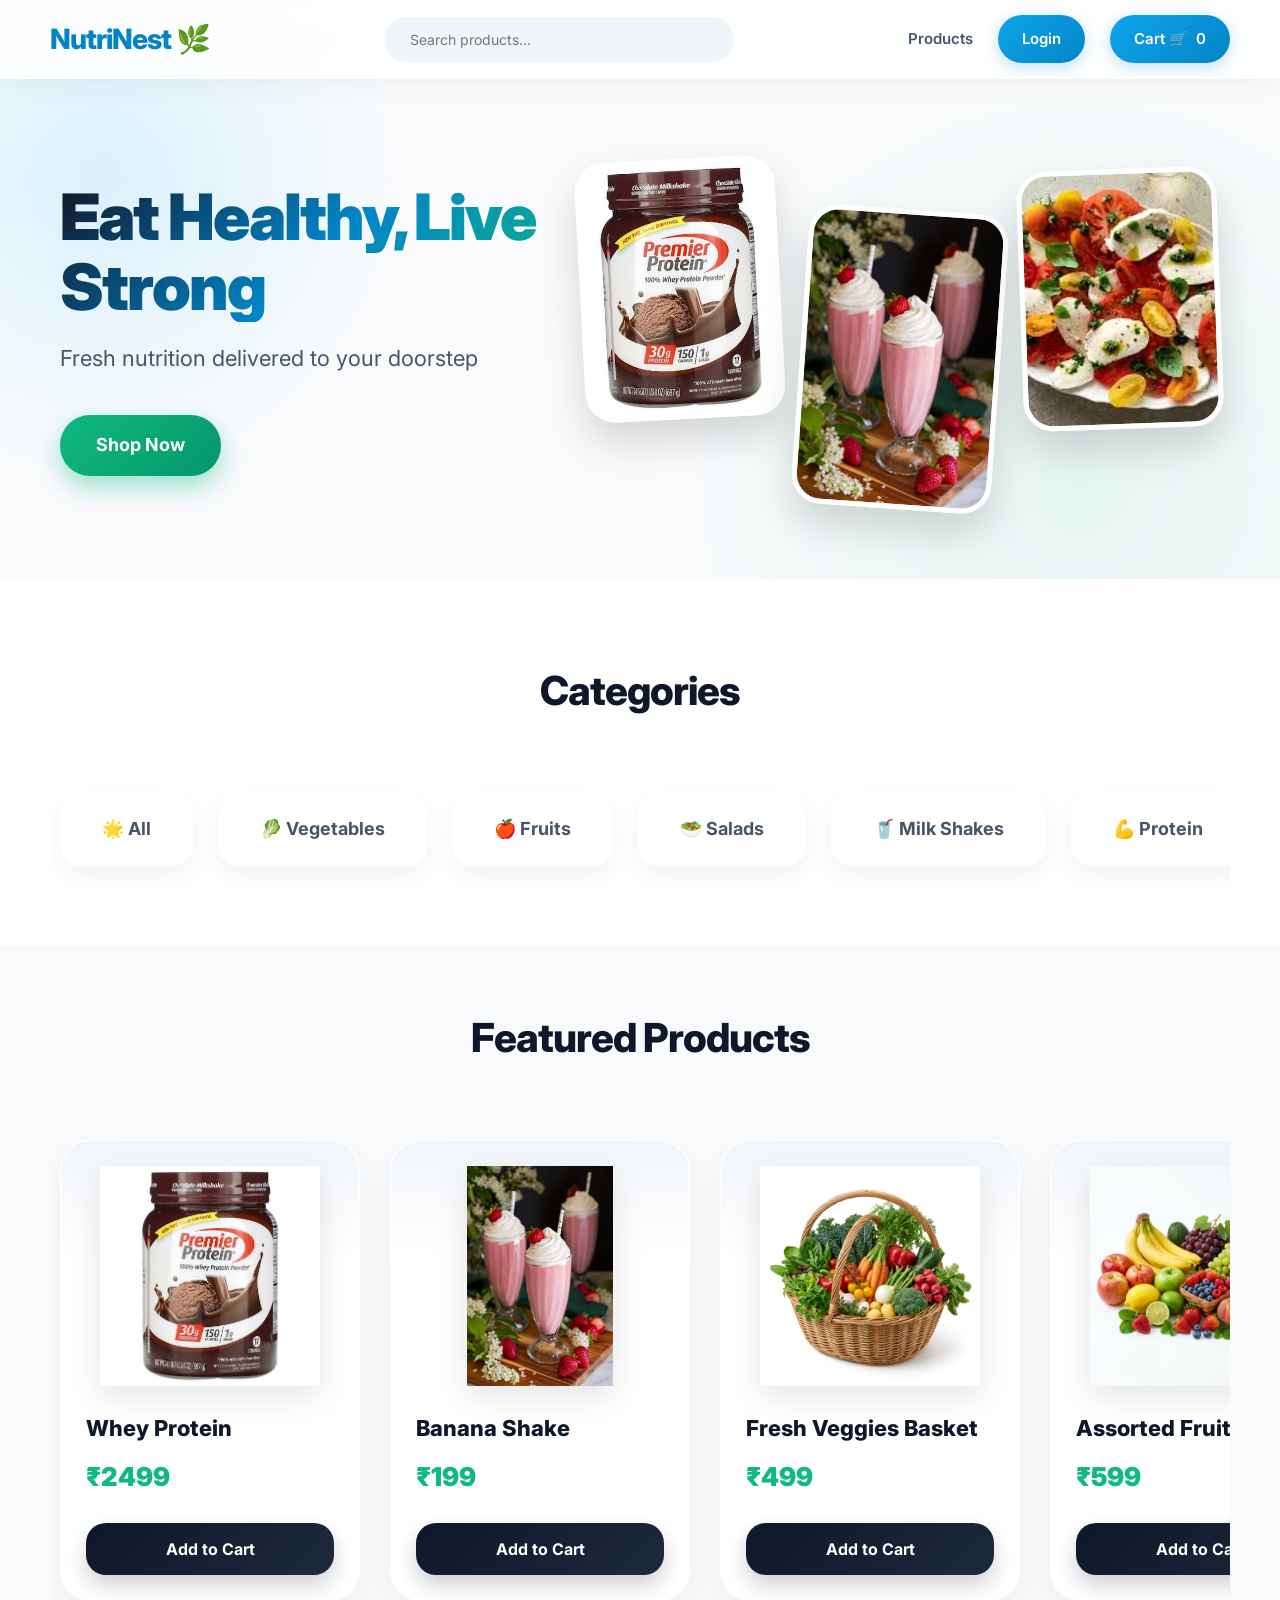
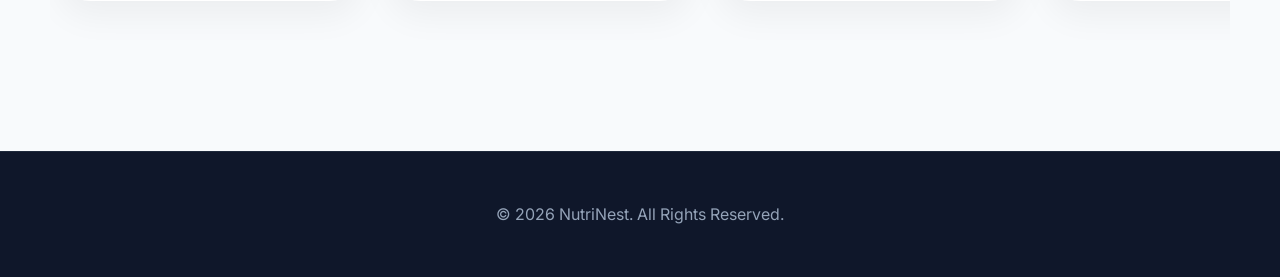
<file: index.html>
<!DOCTYPE html>
<html lang="en">
<head>
    <meta charset="UTF-8">
    <meta name="viewport" content="width=device-width, initial-scale=1.0">
    <title>NutriNest</title>
    <link href="https://fonts.googleapis.com/css2?family=Inter:wght@400;500;600;700&display=swap" rel="stylesheet">
    <link rel="stylesheet" href="css/style.css">
    <script src="js/main.js" defer></script>
</head>
<body>

    <!-- Navbar -->
    <nav class="navbar">
        <a href="index.html" style="text-decoration: none;"><h1>NutriNest 🌿</h1></a>
        <input type="text" placeholder="Search products...">
        <div class="nav-links">
            <a href="products.html" class="nav-link">Products</a>
            <a href="login.html" class="nav-btn">Login</a>
            <a href="cart.html" class="nav-btn">Cart 🛒 <span id="cart-count">0</span></a>
        </div>
    </nav>

    <!-- Hero Section -->
    <section class="hero">
        <div class="hero-text">
            <h2>Eat Healthy, Live Strong</h2>
            <p>Fresh nutrition delivered to your doorstep</p>
            <a href="products.html" class="hero-btn">Shop Now</a>
        </div>

        <div class="hero-images">
            <img src="assets/images/protein.jpg" alt="Protein">
            <img src="assets/images/shake.jpg" alt="Shake">
            <img src="assets/images/salad.jpg" alt="Salad">
        </div>
    </section>

    <!-- Categories -->
    <section class="categories">
        <h2>Categories</h2>
        <div class="categories-scroll-container">
            <div class="category-box" data-category="All">🌟 All</div>
            <div class="category-box" data-category="Vegetables">🥬 Vegetables</div>
            <div class="category-box" data-category="Fruits">🍎 Fruits</div>
            <div class="category-box" data-category="Salads">🥗 Salads</div>
            <div class="category-box" data-category="Milk Shakes">🥤 Milk Shakes</div>
            <div class="category-box" data-category="Protein">💪 Protein</div>
            <div class="category-box" data-category="Snacks">🍫 Snacks</div>
            <div class="category-box" data-category="Bakery">🍞 Bakery</div>
            <div class="category-box" data-category="Dairy">🥛 Dairy</div>
        </div>
    </section>

    <!-- Featured Products -->
    <section class="products">
        <h2>Featured Products</h2>
        <div class="products-scroll-container">
            <div class="product-card" data-category="Protein">
                <img src="assets/images/protein.jpg" alt="Protein Powder">
                <h3>Whey Protein</h3>
                <p>₹2499</p>
                <button onclick="addToCart(1, 'Whey Protein', 2499, 'assets/images/protein.jpg')">Add to Cart</button>
            </div>

            <div class="product-card" data-category="Milk Shakes">
                <img src="assets/images/shake.jpg" alt="Milk Shake">
                <h3>Banana Shake</h3>
                <p>₹199</p>
                <button onclick="addToCart(2, 'Banana Shake', 199, 'assets/images/shake.jpg')">Add to Cart</button>
            </div>

            <div class="product-card" data-category="Vegetables">
                <img src="assets/images/veg_basket.png" alt="Vegetable Basket">
                <h3>Fresh Veggies Basket</h3>
                <p>₹499</p>
                <button onclick="addToCart(3, 'Fresh Veggies Basket', 499, 'assets/images/veg_basket.png')">Add to Cart</button>
            </div>

            <div class="product-card" data-category="Fruits">
                <img src="assets/images/fresh_fruits.png" alt="Fresh Fruits">
                <h3>Assorted Fruits</h3>
                <p>₹599</p>
                <button onclick="addToCart(4, 'Assorted Fruits', 599, 'assets/images/fresh_fruits.png')">Add to Cart</button>
            </div>

            <div class="product-card" data-category="Snacks">
                <img src="assets/images/protein_bar.png" alt="Protein Bar">
                <h3>Healthy Protein Bar</h3>
                <p>₹150</p>
                <button onclick="addToCart(5, 'Healthy Protein Bar', 150, 'assets/images/protein_bar.png')">Add to Cart</button>
            </div>

            <div class="product-card" data-category="Salads">
                <img src="assets/images/salad.jpg" alt="Green Salad">
                <h3>Green Salad</h3>
                <p>₹149</p>
                <button onclick="addToCart(8, 'Green Salad', 149, 'assets/images/salad.jpg')">Add to Cart</button>
            </div>

            <div class="product-card" data-category="Bakery">
                <img src="assets/images/sandwich.jpg" alt="Fresh Sandwich">
                <h3>Grilled Sandwich</h3>
                <p>₹120</p>
                <button onclick="addToCart(9, 'Grilled Sandwich', 120, 'assets/images/sandwich.jpg')">Add to Cart</button>
            </div>
        </div>
    </section>

    <!-- Footer -->
    <footer>
        <p>© 2026 NutriNest. All Rights Reserved.</p>
    </footer>

</body>
</html>
</file>
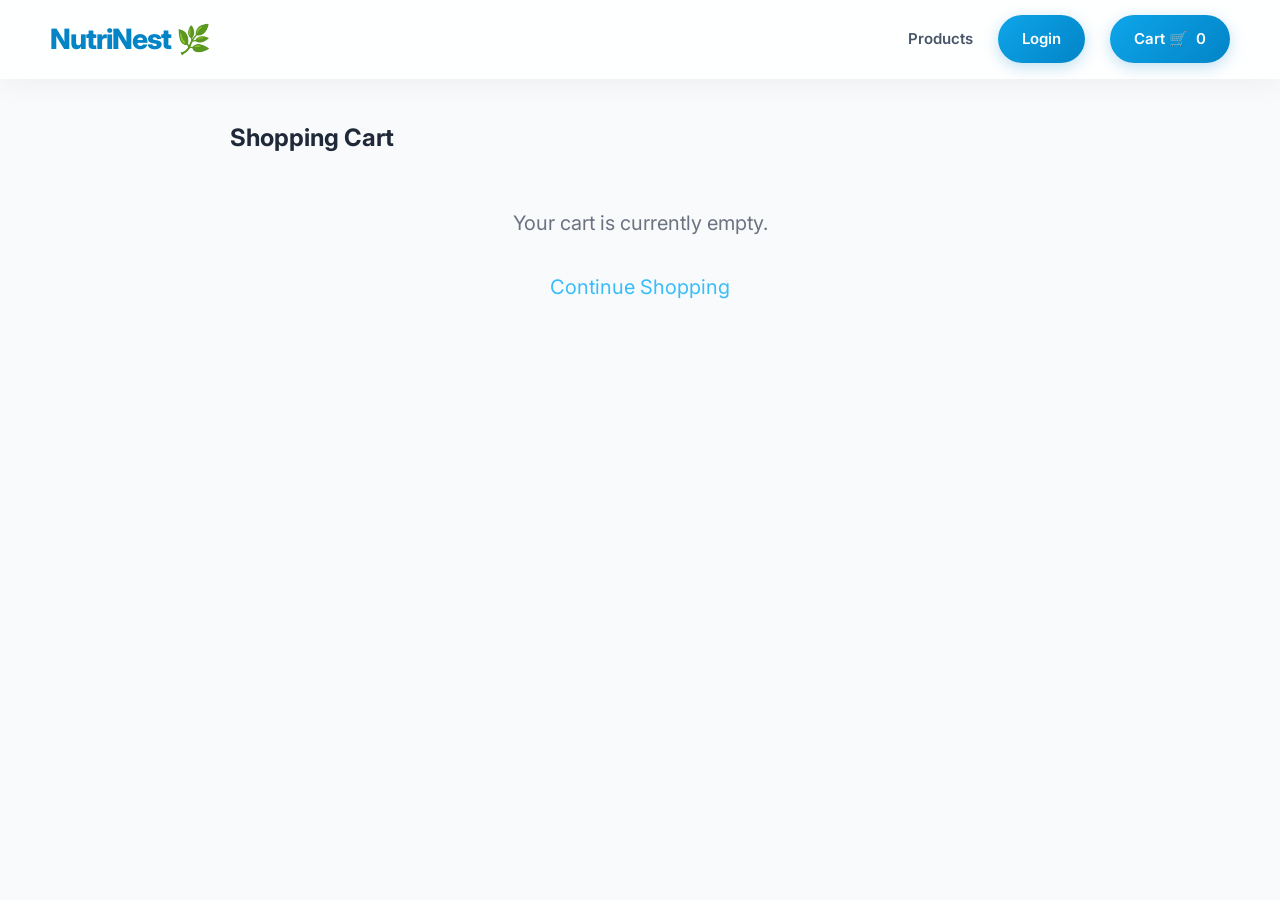
<file: cart.html>
<!DOCTYPE html>
<html lang="en">
<head>
    <meta charset="UTF-8">
    <meta name="viewport" content="width=device-width, initial-scale=1.0">
    <title>Your Cart - NutriNest</title>
    <link href="https://fonts.googleapis.com/css2?family=Inter:wght@400;500;600;700&display=swap" rel="stylesheet">
    <link rel="stylesheet" href="css/style.css">
    <link rel="stylesheet" href="css/cart.css">
    <script src="js/main.js" defer></script>
    <script src="js/cart.js" defer></script>
</head>
<body>

    <!-- Navbar -->
    <nav class="navbar">
        <a href="index.html" style="text-decoration: none;"><h1>NutriNest 🌿</h1></a>
        <div class="nav-links">
            <a href="products.html" class="nav-link">Products</a>
            <a href="login.html" class="nav-btn">Login</a>
            <a href="cart.html" class="nav-btn">Cart 🛒 <span id="cart-count">0</span></a>
        </div>
    </nav>

    <!-- Cart Section -->
    <div class="cart-container">
        <h2>Shopping Cart</h2>
        <div id="cart-items-container">
            <!-- Items will be loaded here dynamically -->
        </div>
        
        <div class="cart-summary" id="cart-summary" style="display: none;">
            <h3>Total: ₹<span id="cart-total">0</span></h3>
            <a href="checkout.html" class="checkout-btn">Proceed to Checkout</a>
        </div>
    </div>

</body>
</html>
</file>
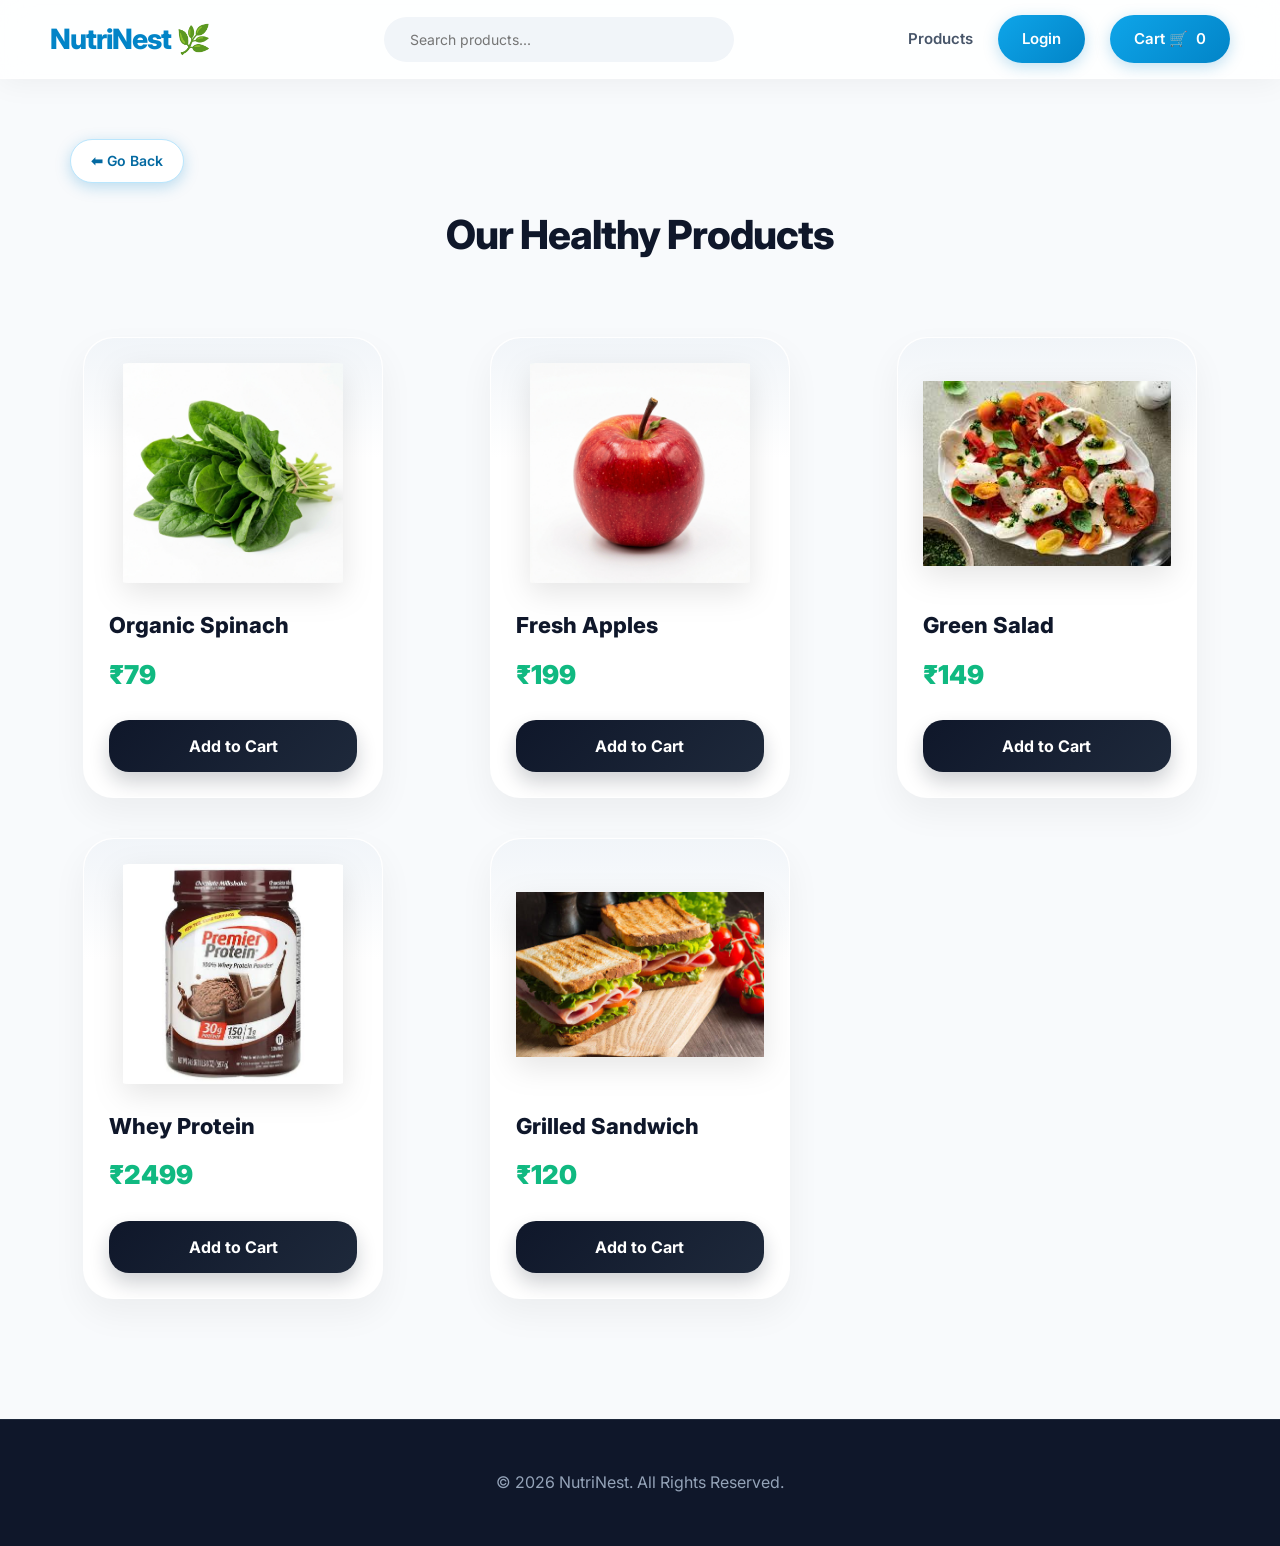
<file: checkout.html>
<!DOCTYPE html>
<html lang="en">
<head>
    <meta charset="UTF-8">
    <meta name="viewport" content="width=device-width, initial-scale=1.0">
    <title>Checkout - NutriNest</title>
    <link href="https://fonts.googleapis.com/css2?family=Inter:wght@400;500;600;700&display=swap" rel="stylesheet">
    <link rel="stylesheet" href="css/style.css">
    <style>
        .checkout-container { max-width: 600px; margin: 40px auto; background: white; padding: 30px; border-radius: 10px; box-shadow: 0 4px 10px rgba(0,0,0,0.1); }
        .form-group { margin-bottom: 20px; }
        .form-group label { display: block; margin-bottom: 8px; font-weight: bold; }
        .form-group input, .form-group textarea { width: 100%; padding: 10px; border: 1px solid #ccc; border-radius: 5px; }
        .location-btn { background: #38BDF8; color: white; border: none; padding: 10px; border-radius: 5px; cursor: pointer; margin-top: 10px; width: 100%; }
        .place-order-btn { background: #10b981; color: white; border: none; padding: 15px; border-radius: 5px; cursor: pointer; width: 100%; font-size: 18px; font-weight: bold; margin-top: 20px; }
        .order-summary { background: #f8fafc; padding: 15px; border-radius: 5px; margin-bottom: 20px; border: 1px solid #e2e8f0; }
    </style>
    <script src="js/main.js" defer></script>
    <script src="js/checkout.js" defer></script>
</head>
<body>

    <!-- Navbar -->
    <nav class="navbar">
        <a href="index.html" style="text-decoration: none;"><h1>NutriNest 🌿</h1></a>
        <div class="nav-links">
            <a href="products.html" class="nav-link">Products</a>
            <a href="cart.html" class="nav-btn">Cart 🛒 <span id="cart-count">0</span></a>
        </div>
    </nav>

    <!-- Checkout Section -->
    <div class="checkout-container">
        <h2>Checkout</h2>
        <div class="order-summary">
            <h3>Total Amount to Pay: ₹<span id="checkout-total">0</span></h3>
            <p>Payment Method: Cash on Delivery (COD)</p>
        </div>

        <form id="checkout-form">
            <div class="form-group">
                <label>Full Name</label>
                <input type="text" id="name" required placeholder="John Doe">
            </div>
            <div class="form-group">
                <label>Phone Number</label>
                <input type="tel" id="phone" required placeholder="9876543210">
            </div>
            <div class="form-group">
                <label>Delivery Address</label>
                <textarea id="address" rows="3" required placeholder="Enter your full address"></textarea>
                <button type="button" class="location-btn" onclick="autoPickLocation()">📍 Use Current Location</button>
            </div>
            <button type="submit" class="place-order-btn">Place Order</button>
        </form>
    </div>

</body>
</html>
</file>
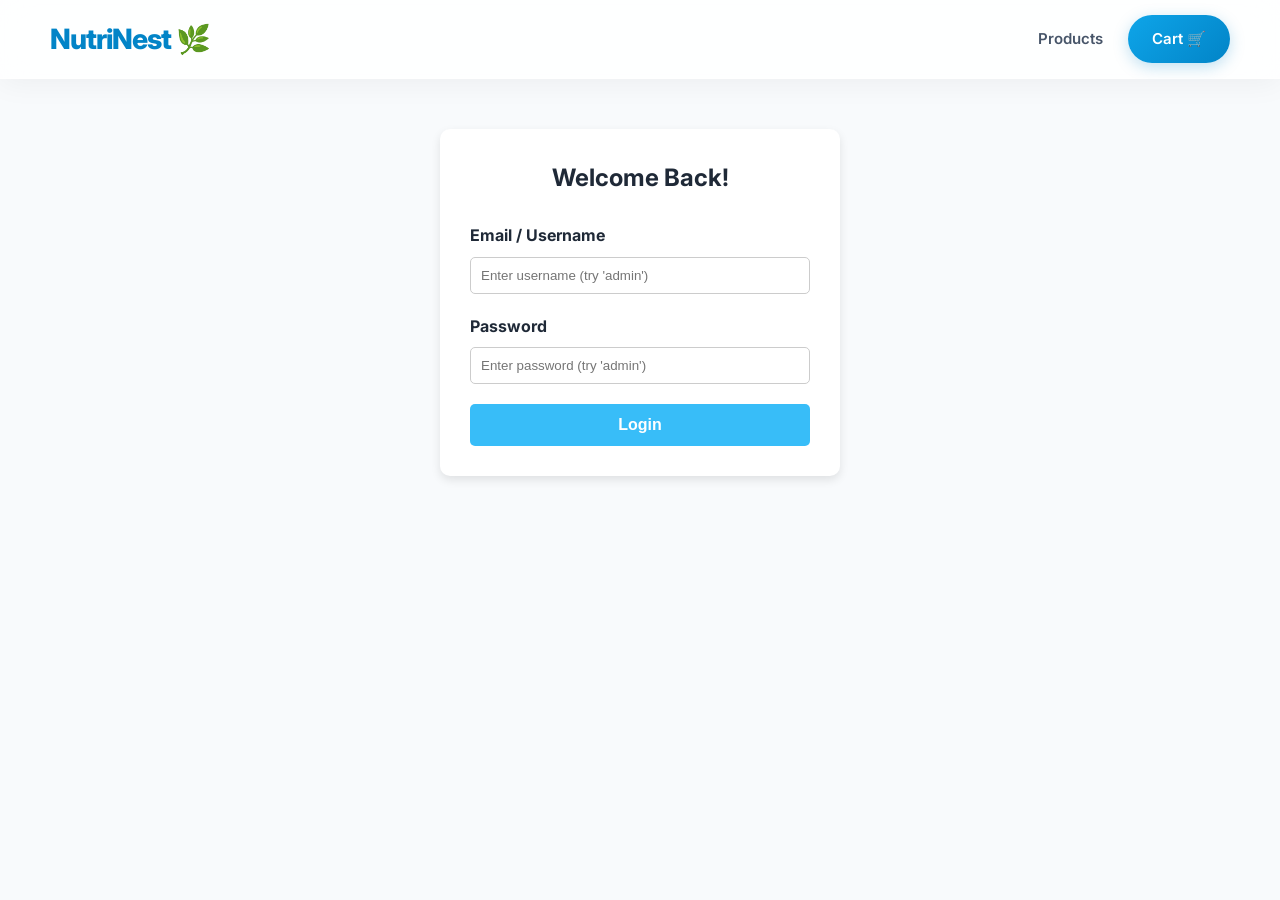
<file: login.html>
<!DOCTYPE html>
<html lang="en">
<head>
    <meta charset="UTF-8">
    <meta name="viewport" content="width=device-width, initial-scale=1.0">
    <title>Login - NutriNest</title>
    <link href="https://fonts.googleapis.com/css2?family=Inter:wght@400;500;600;700&display=swap" rel="stylesheet">
    <link rel="stylesheet" href="css/style.css">
    <style>
        .login-container { max-width: 400px; margin: 50px auto; background: white; padding: 30px; border-radius: 10px; box-shadow: 0 4px 10px rgba(0,0,0,0.1); text-align: center; }
        .form-group { margin-bottom: 20px; text-align: left; }
        .form-group label { display: block; margin-bottom: 8px; font-weight: bold; }
        .form-group input { width: 100%; padding: 10px; border: 1px solid #ccc; border-radius: 5px; }
        .login-btn { background: #38BDF8; color: white; border: none; padding: 12px; border-radius: 5px; cursor: pointer; width: 100%; font-size: 16px; font-weight: bold; }
        .admin-link { display: block; margin-top: 15px; color: #10b981; text-decoration: none; }
    </style>
</head>
<body>

    <!-- Navbar -->
    <nav class="navbar">
        <a href="index.html" style="text-decoration: none;"><h1>NutriNest 🌿</h1></a>
        <div class="nav-links">
            <a href="products.html" class="nav-link">Products</a>
            <a href="cart.html" class="nav-btn">Cart 🛒</a>
        </div>
    </nav>

    <!-- Login Section -->
    <div class="login-container">
        <h2>Welcome Back!</h2>
        <br>
        <form onsubmit="handleLogin(event)">
            <div class="form-group">
                <label>Email / Username</label>
                <input type="text" id="username" required placeholder="Enter username (try 'admin')">
            </div>
            <div class="form-group">
                <label>Password</label>
                <input type="password" id="password" required placeholder="Enter password (try 'admin')">
            </div>
            <button type="submit" class="login-btn">Login</button>
        </form>
    </div>

    <script>
        function handleLogin(e) {
            e.preventDefault();
            const user = document.getElementById('username').value;
            const pass = document.getElementById('password').value;
            
            if (user === 'admin' && pass === 'admin') {
                alert("Login successful! Redirecting to Admin Dashboard.");
                window.location.href = "./admin/dashboard.html";
            } else {
                alert("Mock Login: Use admin/admin to enter dashboard. For users, consider them always logged in for now.");
                window.location.href = "./index.html";
            }
        }
    </script>
</body>
</html>
</file>
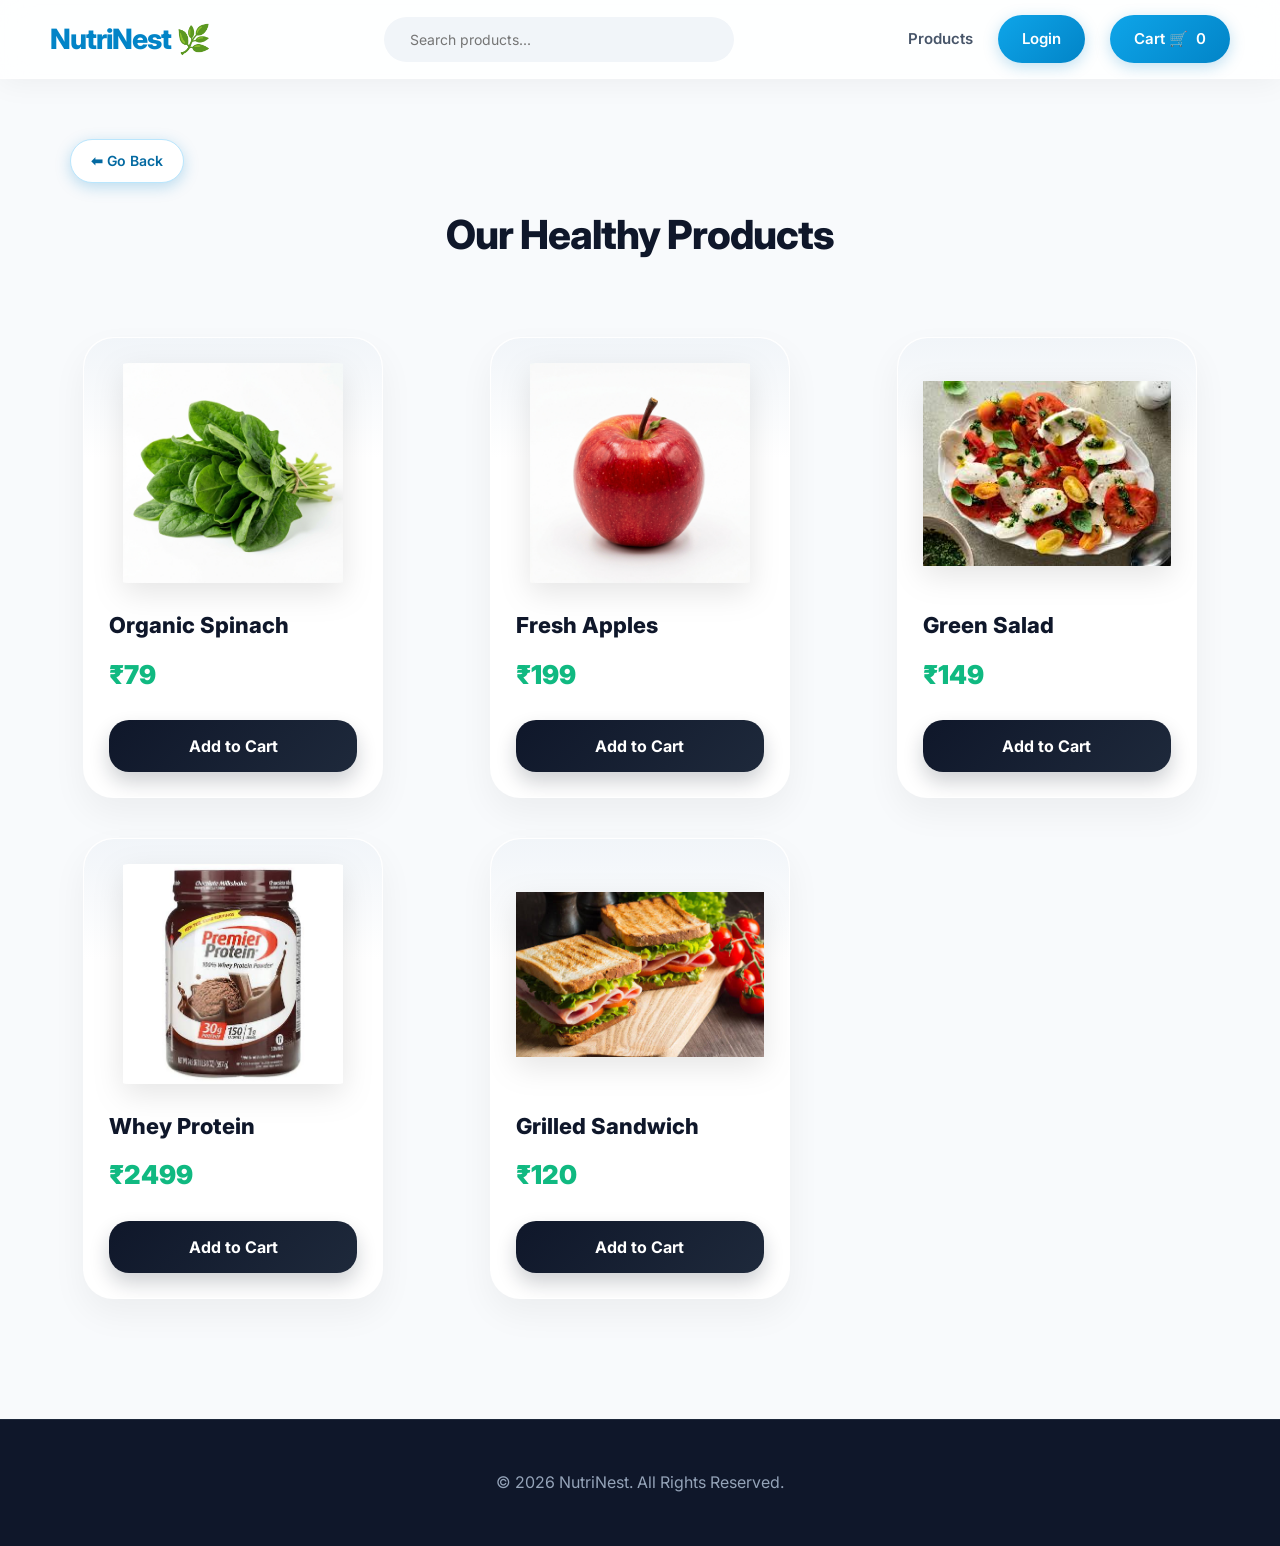
<file: products.html>
<!DOCTYPE html>
<html lang="en">
<head>
    <meta charset="UTF-8">
    <meta name="viewport" content="width=device-width, initial-scale=1.0">
    <title>NutriNest Products</title>
    <link href="https://fonts.googleapis.com/css2?family=Inter:wght@400;500;600;700&display=swap" rel="stylesheet">
    <link rel="stylesheet" href="css/style.css">
    <script src="js/main.js" defer></script>
</head>
<body>

    <!-- Navbar -->
    <nav class="navbar">
        <a href="index.html" style="text-decoration: none;"><h1>NutriNest 🌿</h1></a>
        <input type="text" placeholder="Search products...">
        <div class="nav-links">
            <a href="products.html" class="nav-link">Products</a>
            <a href="login.html" class="nav-btn">Login</a>
            <a href="cart.html" class="nav-btn">Cart 🛒 <span id="cart-count">0</span></a>
        </div>
    </nav>

    <!-- Products Section -->
    <section class="products">
        <div style="text-align: left; max-width: 1200px; margin: 0 auto 20px auto; padding: 0 20px;">
            <a href="javascript:history.back()" class="nav-btn" style="display: inline-flex; width: fit-content; padding: 10px 20px; font-size: 14px; background: white; color: #0369A1; border: 1px solid #BAE6FD;">⬅ Go Back</a>
        </div>
        <h2>Our Healthy Products</h2>

        <div class="products-grid">
            <div class="product-card" data-category="Vegetables">
                <img src="assets/images/spinach.png" alt="Spinach">
                <h3>Organic Spinach</h3>
                <p>₹79</p>
                <button onclick="addToCart(6, 'Organic Spinach', 79, 'assets/images/spinach.png')">Add to Cart</button>
            </div>

            <div class="product-card" data-category="Fruits">
                <img src="assets/images/apple.png" alt="Apple">
                <h3>Fresh Apples</h3>
                <p>₹199</p>
                <button onclick="addToCart(7, 'Fresh Apples', 199, 'assets/images/apple.png')">Add to Cart</button>
            </div>

            <div class="product-card" data-category="Salads">
                <img src="assets/images/salad.jpg" alt="Salad">
                <h3>Green Salad</h3>
                <p>₹149</p>
                <button onclick="addToCart(8, 'Green Salad', 149, 'assets/images/salad.jpg')">Add to Cart</button>
            </div>

            <div class="product-card" data-category="Protein">
                <img src="assets/images/protein.jpg" alt="Protein">
                <h3>Whey Protein</h3>
                <p>₹2499</p>
                <button onclick="addToCart(1, 'Whey Protein', 2499, 'assets/images/protein.jpg')">Add to Cart</button>
            </div>
            
            <div class="product-card" data-category="Bakery">
                <img src="assets/images/sandwich.jpg" alt="Fresh Sandwich">
                <h3>Grilled Sandwich</h3>
                <p>₹120</p>
                <button onclick="addToCart(9, 'Grilled Sandwich', 120, 'assets/images/sandwich.jpg')">Add to Cart</button>
            </div>
        </div>
    </section>

    <footer>
        <p>© 2026 NutriNest. All Rights Reserved.</p>
    </footer>

</body>
</html>
</file>
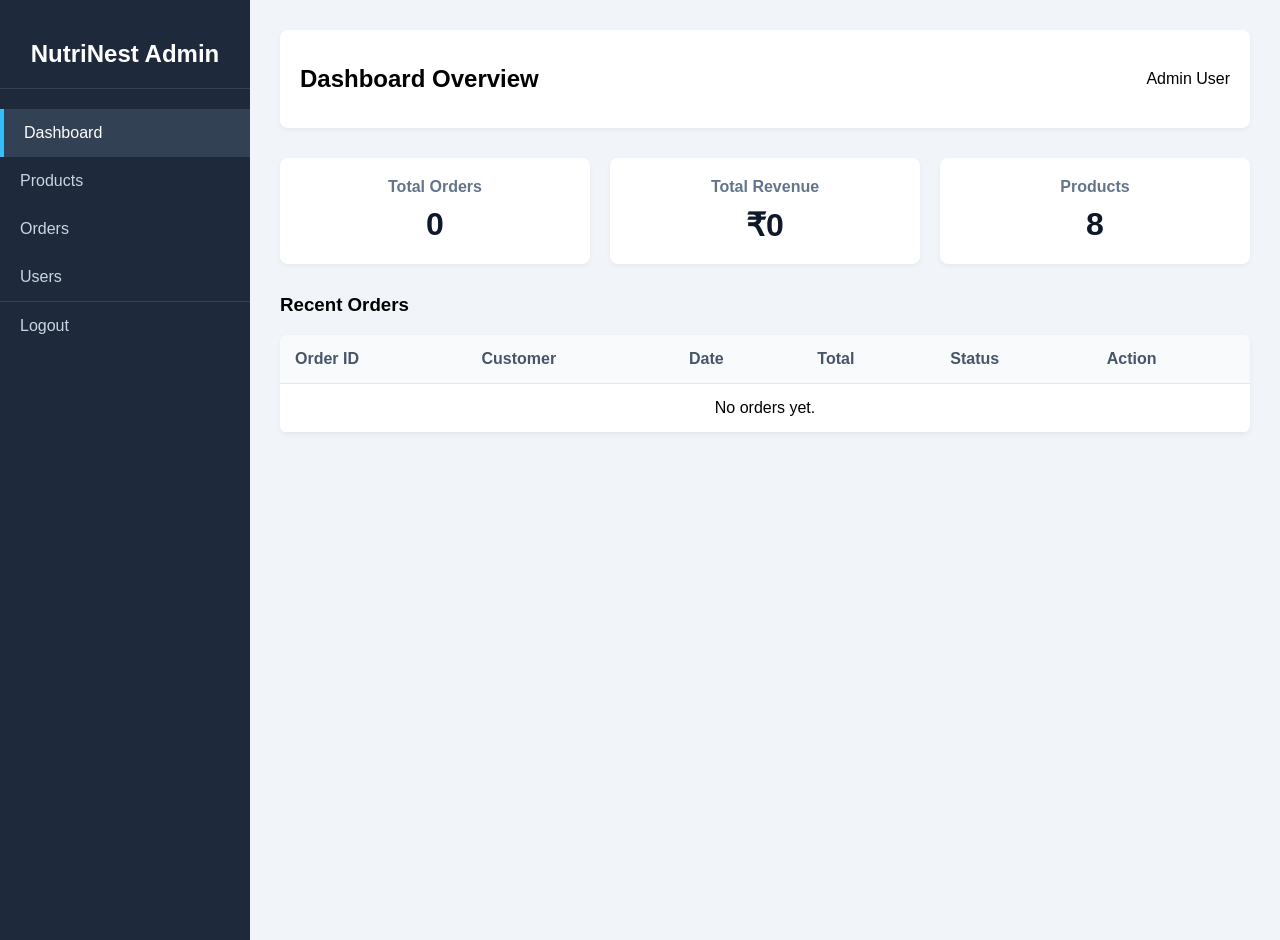
<file: admin/dashboard.html>
<!DOCTYPE html>
<html lang="en">
<head>
    <meta charset="UTF-8">
    <meta name="viewport" content="width=device-width, initial-scale=1.0">
    <title>Admin Dashboard - NutriNest</title>
    <link rel="stylesheet" href="../css/admin.css">
    <script src="../js/admin.js" defer></script>
</head>
<body>

    <!-- Sidebar -->
    <div class="sidebar">
        <h2>NutriNest Admin</h2>
        <a href="dashboard.html" class="active">Dashboard</a>
        <a href="products.html">Products</a>
        <a href="orders.html">Orders</a>
        <a href="users.html">Users</a>
        <a href="../index.html" style="margin-top: auto; border-top: 1px solid #334155;">Logout</a>
    </div>

    <!-- Main Content -->
    <div class="main-content">
        <div class="header">
            <h2>Dashboard Overview</h2>
            <div>Admin User</div>
        </div>

        <div class="dashboard-cards">
            <div class="card">
                <h3>Total Orders</h3>
                <div class="value" id="stat-orders">0</div>
            </div>
            <div class="card">
                <h3>Total Revenue</h3>
                <div class="value" id="stat-revenue">₹0</div>
            </div>
            <div class="card">
                <h3>Products</h3>
                <div class="value">8</div>
            </div>
        </div>

        <h3>Recent Orders</h3>
        <table class="orders-table">
            <thead>
                <tr>
                    <th>Order ID</th>
                    <th>Customer</th>
                    <th>Date</th>
                    <th>Total</th>
                    <th>Status</th>
                    <th>Action</th>
                </tr>
            </thead>
            <tbody id="orders-tbody">
                <!-- Orders will be populated here -->
            </tbody>
        </table>
    </div>

</body>
</html>
</file>
<file: css/style.css>
/* Reset */
* {
    margin: 0;
    padding: 0;
    box-sizing: border-box;
}

html {
    scroll-behavior: smooth;
}

body {
    font-family: 'Inter', sans-serif;
    background-color: #F8FAFC;
    color: #1F2937;
    line-height: 1.6;
    overflow-x: hidden;
}

/* Animations */
@keyframes fadeInUp {
    from {
        opacity: 0;
        transform: translateY(40px);
    }
    to {
        opacity: 1;
        transform: translateY(0);
    }
}

@keyframes float {
    0% { transform: translateY(0px) rotate(0deg); }
    50% { transform: translateY(-15px) rotate(2deg); }
    100% { transform: translateY(0px) rotate(0deg); }
}

@keyframes pulse-glow {
    0% { box-shadow: 0 0 0 0 rgba(14, 165, 233, 0.4); }
    70% { box-shadow: 0 0 0 15px rgba(14, 165, 233, 0); }
    100% { box-shadow: 0 0 0 0 rgba(14, 165, 233, 0); }
}

.animate-up {
    animation: fadeInUp 0.8s cubic-bezier(0.16, 1, 0.3, 1) forwards;
    opacity: 0;
}

/* Navbar */
.navbar {
    display: flex;
    justify-content: space-between;
    align-items: center;
    background-color: rgba(255, 255, 255, 0.85);
    padding: 15px 50px;
    position: sticky;
    top: 0;
    z-index: 1000;
    backdrop-filter: blur(15px);
    box-shadow: 0 4px 30px rgba(0, 0, 0, 0.05);
    border-bottom: 1px solid rgba(255,255,255,0.3);
}

.navbar a {
    text-decoration: none;
}

.navbar h1 {
    color: #0284C7;
    font-weight: 800;
    letter-spacing: -1px;
    font-size: 28px;
    display: flex;
    align-items: center;
    gap: 8px;
}

.navbar input {
    width: 350px;
    padding: 12px 24px;
    border: 2px solid transparent;
    border-radius: 30px;
    background: #F1F5F9;
    transition: all 0.3s ease;
    font-family: 'Inter', sans-serif;
    font-size: 14px;
}

.navbar input:focus {
    outline: none;
    background: white;
    border-color: #BAE6FD;
    box-shadow: 0 10px 20px rgba(56, 189, 248, 0.1);
    width: 400px;
}

.nav-links {
    display: flex;
    align-items: center;
    gap: 25px;
}

.nav-link {
    text-decoration: none;
    color: #475569;
    font-weight: 600;
    transition: color 0.3s ease;
    font-size: 15px;
}

.nav-link:hover {
    color: #0284C7;
}

.nav-btn {
    padding: 12px 24px;
    border: none;
    background: linear-gradient(135deg, #0EA5E9, #0284C7);
    color: white;
    border-radius: 30px;
    font-weight: 600;
    font-size: 15px;
    text-decoration: none;
    cursor: pointer;
    transition: all 0.3s ease;
    box-shadow: 0 4px 15px rgba(2, 132, 199, 0.25);
    display: flex;
    align-items: center;
    gap: 8px;
}

.nav-btn:hover {
    transform: translateY(-2px);
    box-shadow: 0 8px 25px rgba(2, 132, 199, 0.4);
    background: linear-gradient(135deg, #38BDF8, #0369A1);
}

/* Hero Section */
.hero {
    display: flex;
    justify-content: space-between;
    align-items: center;
    padding: 100px 60px;
    background: #F8FAFC;
    position: relative;
}

.hero::before {
    content: '';
    position: absolute;
    width: 600px;
    height: 600px;
    background: radial-gradient(circle, rgba(56,189,248,0.15) 0%, rgba(255,255,255,0) 70%);
    top: -200px;
    left: -200px;
    border-radius: 50%;
    z-index: 0;
}

.hero::after {
    content: '';
    position: absolute;
    width: 800px;
    height: 800px;
    background: radial-gradient(circle, rgba(16,185,129,0.08) 0%, rgba(255,255,255,0) 70%);
    bottom: -300px;
    right: -200px;
    border-radius: 50%;
    z-index: 0;
}

.hero-text {
    max-width: 550px;
    z-index: 1;
}

.hero-text h2 {
    font-size: 64px;
    font-weight: 900;
    margin-bottom: 20px;
    background: linear-gradient(135deg, #0F172A, #0284C7, #10B981);
    -webkit-background-clip: text;
    -webkit-text-fill-color: transparent;
    line-height: 1.1;
    letter-spacing: -2px;
}

.hero-text p {
    font-size: 22px;
    color: #475569;
    margin-bottom: 40px;
    line-height: 1.5;
}

.hero-btn {
    display: inline-block;
    padding: 16px 36px;
    background: linear-gradient(135deg, #10B981, #059669);
    color: white;
    text-decoration: none;
    border-radius: 30px;
    font-weight: 700;
    font-size: 18px;
    transition: all 0.3s ease;
    box-shadow: 0 10px 25px rgba(16, 185, 129, 0.4);
    animation: pulse-glow 2.5s infinite;
}

.hero-btn:hover {
    transform: translateY(-3px) scale(1.02);
    box-shadow: 0 15px 35px rgba(16, 185, 129, 0.5);
    animation: none;
}

.hero-images {
    display: flex;
    gap: 20px;
    z-index: 1;
    position: relative;
}

.hero-images img {
    width: 200px;
    height: 260px;
    object-fit: cover;
    border-radius: 30px;
    box-shadow: 0 20px 40px rgba(0,0,0,0.15);
    transition: all 0.5s cubic-bezier(0.4, 0, 0.2, 1);
    border: 5px solid white;
    animation: float 6s ease-in-out infinite;
}

.hero-images img:nth-child(1) {
    animation-delay: 0s;
    transform: translateY(-20px) rotate(-3deg);
}

.hero-images img:nth-child(2) {
    animation-delay: -2s;
    transform: translateY(30px) rotate(4deg);
    height: 300px;
}

.hero-images img:nth-child(3) {
    animation-delay: -4s;
    transform: translateY(-10px) rotate(-2deg);
}

.hero-images img:hover {
    transform: scale(1.08) translateY(-10px) !important;
    z-index: 10;
    box-shadow: 0 30px 60px rgba(0,0,0,0.2);
}

/* Categories */
.categories {
    padding: 80px 50px 40px;
    text-align: center;
    background: white;
    position: relative;
}

.categories h2, .products h2 {
    font-size: 40px;
    font-weight: 800;
    color: #0F172A;
    margin-bottom: 50px;
    letter-spacing: -1px;
}

.categories-scroll-container {
    display: flex;
    overflow-x: auto;
    padding: 20px 10px 40px 10px;
    gap: 25px;
    scroll-snap-type: x mandatory;
    scroll-padding: 20px;
}

.categories-scroll-container::-webkit-scrollbar {
    height: 8px;
}

.categories-scroll-container::-webkit-scrollbar-thumb {
    background: #CBD5E1;
    border-radius: 10px;
}
.categories-scroll-container::-webkit-scrollbar-thumb:hover {
    background: #94A3B8;
}

.category-box {
    flex: 0 0 auto;
    background: white;
    padding: 20px 40px;
    border-radius: 20px;
    box-shadow: 0 10px 25px rgba(0,0,0,0.05);
    scroll-snap-align: start;
    cursor: pointer;
    font-weight: 700;
    font-size: 18px;
    color: #475569;
    transition: all 0.4s cubic-bezier(0.16, 1, 0.3, 1);
    border: 2px solid transparent;
    display: flex;
    align-items: center;
    gap: 10px;
}

.category-box:hover {
    transform: translateY(-8px);
    box-shadow: 0 20px 40px rgba(56, 189, 248, 0.15);
    border-color: #BAE6FD;
    color: #0284C7;
}

.category-box.active {
    background: linear-gradient(135deg, #0EA5E9, #0284C7);
    color: white;
    border-color: transparent;
    box-shadow: 0 15px 30px rgba(2, 132, 199, 0.3);
    transform: translateY(-8px) scale(1.05);
}

/* Products */
.products {
    text-align: center;
    padding: 60px 50px 100px;
    background: #F8FAFC;
}

.products-scroll-container {
    display: flex;
    overflow-x: auto;
    gap: 30px;
    padding: 20px 10px 50px 10px;
    scroll-snap-type: x mandatory;
    scroll-padding: 20px;
}

.products-scroll-container::-webkit-scrollbar,
.products-grid::-webkit-scrollbar {
    height: 8px;
}

.products-scroll-container::-webkit-scrollbar-thumb {
    background: #CBD5E1;
    border-radius: 10px;
}

.product-card {
    flex: 0 0 auto;
    width: 300px;
    background: white;
    padding: 25px;
    border-radius: 30px;
    box-shadow: 0 15px 35px rgba(0,0,0,0.05);
    scroll-snap-align: start;
    transition: all 0.5s cubic-bezier(0.16, 1, 0.3, 1);
    border: 1px solid rgba(255,255,255,0.8);
    display: flex;
    flex-direction: column;
    text-align: left;
    position: relative;
    overflow: hidden;
}

.product-card::before {
    content: '';
    position: absolute;
    top: 0; left: 0; right: 0;
    height: 120px;
    background: linear-gradient(180deg, #F1F5F9 0%, rgba(255,255,255,0) 100%);
    z-index: 0;
    border-radius: 30px 30px 0 0;
}

.product-card:hover {
    transform: translateY(-12px);
    box-shadow: 0 25px 50px rgba(0,0,0,0.1);
}

.product-card img {
    width: 100%;
    height: 220px;
    object-fit: contain;
    border-radius: 20px;
    margin-bottom: 25px;
    transition: transform 0.5s cubic-bezier(0.16, 1, 0.3, 1);
    position: relative;
    z-index: 1;
    filter: drop-shadow(0 10px 15px rgba(0,0,0,0.1));
}

.product-card:hover img {
    transform: scale(1.1) translateY(-5px);
}

.product-card h3 {
    font-size: 22px;
    font-weight: 800;
    color: #0F172A;
    margin-bottom: 10px;
    position: relative;
    z-index: 1;
}

.product-card p {
    font-size: 26px;
    font-weight: 900;
    color: #10B981;
    margin-bottom: 25px;
    position: relative;
    z-index: 1;
}

.product-card button {
    margin-top: auto;
    padding: 16px 20px;
    background: linear-gradient(135deg, #0F172A, #1E293B);
    color: white;
    border: none;
    border-radius: 20px;
    cursor: pointer;
    font-weight: 700;
    font-size: 16px;
    transition: all 0.3s ease;
    font-family: 'Inter', sans-serif;
    position: relative;
    z-index: 1;
    box-shadow: 0 10px 20px rgba(15, 23, 42, 0.2);
}

.product-card button:hover {
    box-shadow: 0 15px 30px rgba(15, 23, 42, 0.3);
    background: linear-gradient(135deg, #1E293B, #334155);
    transform: translateY(-2px);
}

.product-card button:active {
    transform: scale(0.95);
}

.products-grid {
    display: grid;
    grid-template-columns: repeat(auto-fill, minmax(300px, 1fr));
    gap: 40px;
    padding: 20px 0;
    justify-items: center;
}

/* Footer */
footer {
    background: #0F172A;
    color: #94A3B8;
    text-align: center;
    padding: 50px 20px;
    font-size: 16px;
    border-top: 1px solid #1E293B;
}

/* UX Toast Notification */
.toast {
    visibility: hidden;
    min-width: 300px;
    background: rgba(15, 23, 42, 0.95);
    backdrop-filter: blur(10px);
    color: #fff;
    text-align: center;
    border-radius: 16px;
    padding: 18px 24px;
    position: fixed;
    z-index: 2000;
    left: 50%;
    bottom: -50px;
    transform: translateX(-50%);
    font-family: 'Inter', sans-serif;
    font-size: 16px;
    font-weight: 600;
    box-shadow: 0px 10px 30px rgba(0,0,0,0.3);
    opacity: 0;
    transition: all 0.5s cubic-bezier(0.16, 1, 0.3, 1);
    border: 1px solid rgba(255,255,255,0.1);
}

.toast.show {
    visibility: visible;
    opacity: 1;
    bottom: 50px;
}
</file>
<file: css/cart.css>
/* Cart Page Styles */
.cart-container {
    padding: 40px;
    max-width: 900px;
    margin: 0 auto;
}

.cart-table {
    width: 100%;
    border-collapse: collapse;
    background: white;
    box-shadow: 0 4px 10px rgba(0,0,0,0.1);
    border-radius: 8px;
    overflow: hidden;
    margin-bottom: 30px;
}

.cart-table th, .cart-table td {
    padding: 15px;
    text-align: left;
    border-bottom: 1px solid #ddd;
}

.cart-table th {
    background: #38BDF8;
    color: white;
}

.cart-item-img {
    width: 60px;
    height: 60px;
    border-radius: 8px;
    object-fit: cover;
}

.cart-item-info {
    display: flex;
    align-items: center;
    gap: 15px;
}

.qty-btn {
    padding: 5px 10px;
    cursor: pointer;
    background: #e2e8f0;
    border: none;
    border-radius: 4px;
    font-size: 16px;
}

.remove-btn {
    padding: 8px 12px;
    background: #ef4444;
    color: white;
    border: none;
    border-radius: 4px;
    cursor: pointer;
}

.cart-summary {
    background: white;
    padding: 20px;
    border-radius: 8px;
    box-shadow: 0 4px 10px rgba(0,0,0,0.1);
    text-align: right;
}

.cart-summary h3 {
    margin-bottom: 10px;
}

.checkout-btn {
    padding: 12px 24px;
    background: #10b981;
    color: white;
    border: none;
    border-radius: 8px;
    cursor: pointer;
    font-size: 18px;
    text-decoration: none;
    display: inline-block;
    margin-top: 15px;
}

.empty-cart-msg {
    text-align: center;
    font-size: 20px;
    padding: 50px;
    color: #6b7280;
}
</file>
<file: css/admin.css>
/* Admin Styles */
body {
    background-color: #f1f5f9;
    font-family: 'Segoe UI', Tahoma, Geneva, Verdana, sans-serif;
    margin: 0;
    display: flex;
}

.sidebar {
    width: 250px;
    background: #1e293b;
    color: white;
    min-height: 100vh;
    padding: 20px 0;
}

.sidebar h2 {
    text-align: center;
    padding-bottom: 20px;
    border-bottom: 1px solid #334155;
    margin-bottom: 20px;
}

.sidebar a {
    display: block;
    color: #cbd5e1;
    padding: 15px 20px;
    text-decoration: none;
    font-size: 16px;
    transition: 0.3s;
}

.sidebar a:hover, .sidebar a.active {
    background: #334155;
    color: white;
    border-left: 4px solid #38BDF8;
}

.main-content {
    flex: 1;
    padding: 30px;
}

.header {
    display: flex;
    justify-content: space-between;
    align-items: center;
    background: white;
    padding: 15px 20px;
    border-radius: 8px;
    box-shadow: 0 2px 5px rgba(0,0,0,0.05);
    margin-bottom: 30px;
}

.dashboard-cards {
    display: flex;
    gap: 20px;
    margin-bottom: 30px;
}

.card {
    background: white;
    padding: 20px;
    border-radius: 8px;
    flex: 1;
    box-shadow: 0 2px 5px rgba(0,0,0,0.05);
    text-align: center;
}

.card h3 {
    margin: 0;
    color: #64748b;
    font-size: 16px;
}

.card .value {
    font-size: 32px;
    font-weight: bold;
    color: #0f172a;
    margin-top: 10px;
}

.orders-table {
    width: 100%;
    background: white;
    border-collapse: collapse;
    box-shadow: 0 2px 5px rgba(0,0,0,0.05);
    border-radius: 8px;
    overflow: hidden;
}

.orders-table th, .orders-table td {
    padding: 15px;
    text-align: left;
    border-bottom: 1px solid #e2e8f0;
}

.orders-table th {
    background: #f8fafc;
    color: #475569;
}

.status {
    padding: 5px 10px;
    border-radius: 4px;
    font-size: 14px;
    font-weight: bold;
}

.status.pending { background: #fef3c7; color: #d97706; }
.status.delivered { background: #d1fae5; color: #059669; }

button.action-btn {
    padding: 6px 12px;
    background: #38BDF8;
    color: white;
    border: none;
    border-radius: 4px;
    cursor: pointer;
}
</file>
